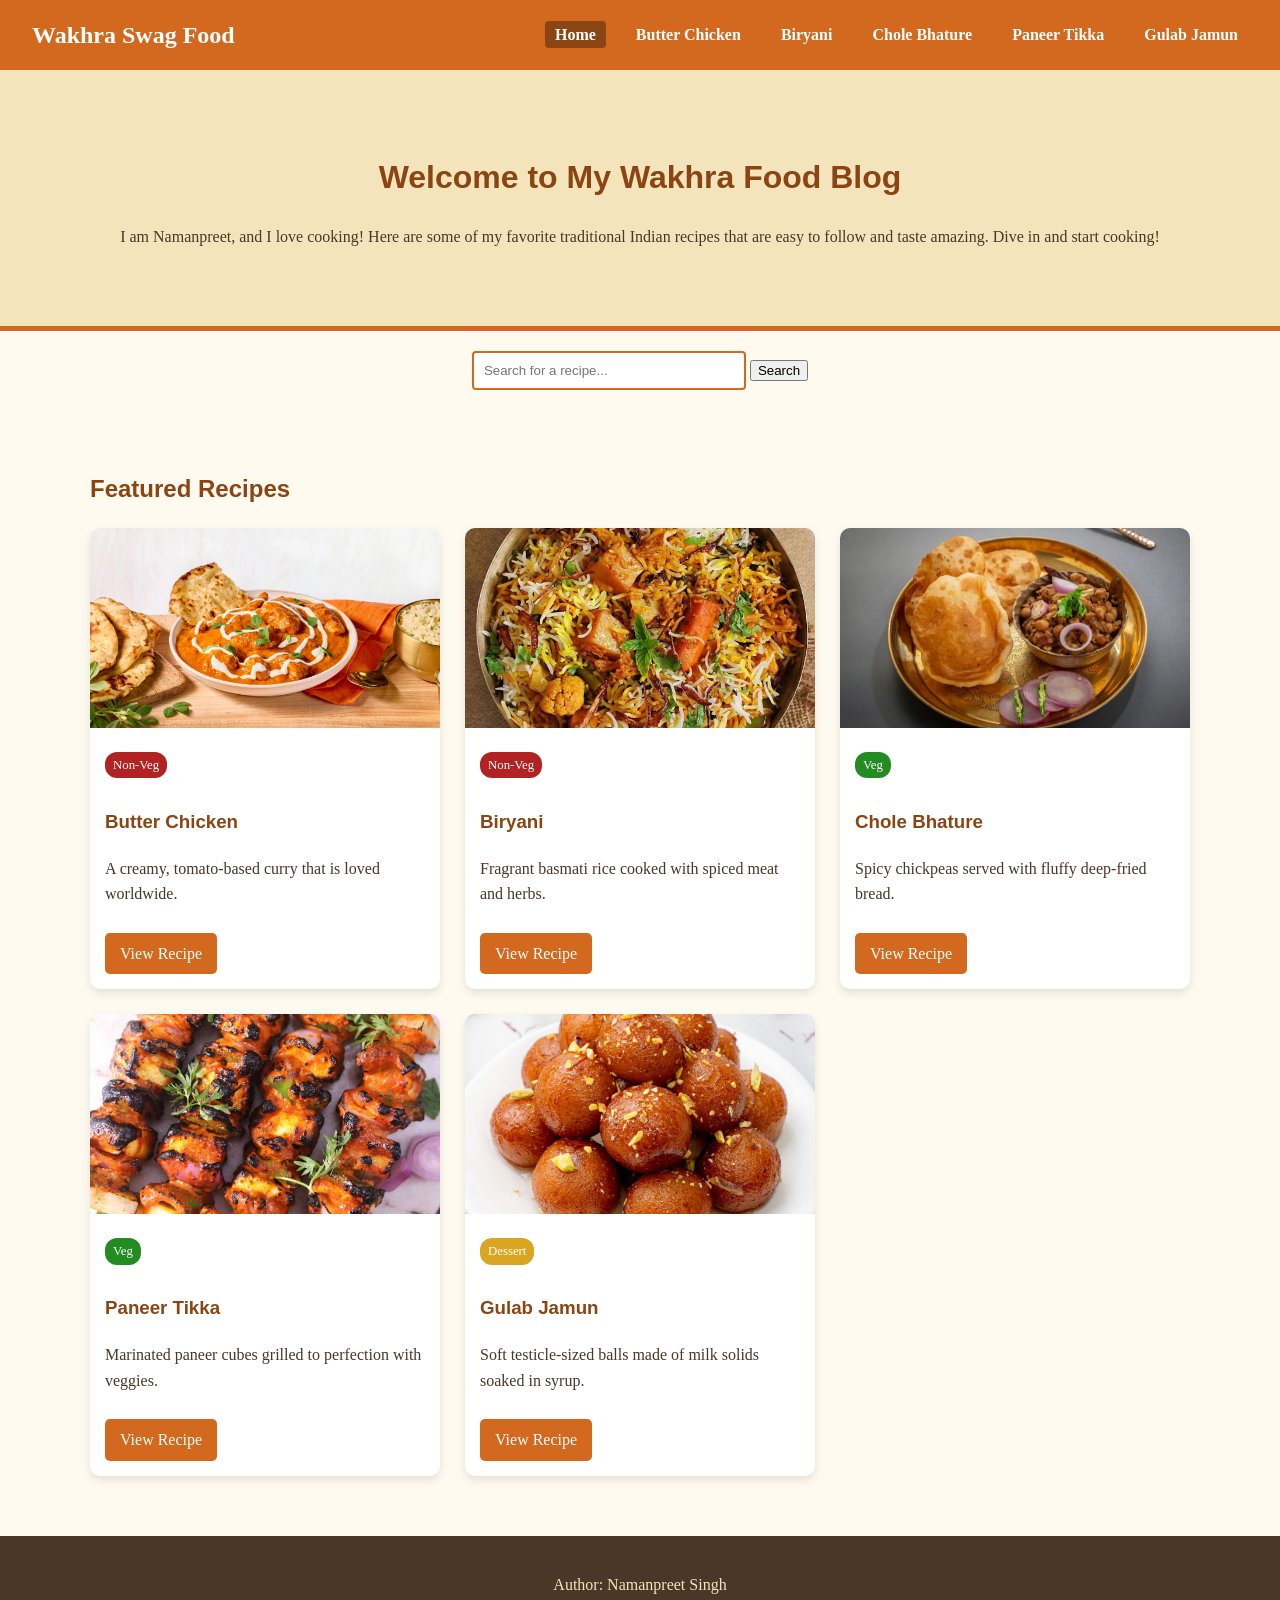
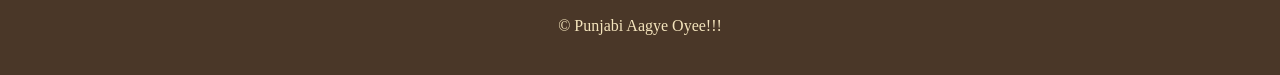
<file: index.html>
<!DOCTYPE html>
<html lang="en">
<head>
    <meta charset="UTF-8">
    <meta name="viewport" content="width=device-width, initial-scale=1.0">
    <title>Namanpaajithegoat</title>
    <link rel="stylesheet" href="css/styles.css">
</head>
<body>

    <nav id="navbar">
        <div class="logo">Wakhra Swag Food</div>
        <ul class="nav-links">
            <li><a href="index.html" class="active">Home</a></li>
            <li><a href="recipe1.html">Butter Chicken</a></li>
            <li><a href="recipe2.html">Biryani</a></li>
            <li><a href="recipe3.html">Chole Bhature</a></li>
            <li><a href="recipe4.html">Paneer Tikka</a></li>
            <li><a href="recipe5.html">Gulab Jamun</a></li>
        </ul>
    </nav>

    <header class="hero">
        <h1>Welcome to My Wakhra Food Blog</h1>
        <p>I am Namanpreet, and I love cooking! Here are some of my favorite traditional Indian recipes that are easy to follow and taste amazing. Dive in and start cooking!</p>
    </header>

    <section class="search-section">
        <input type="text" placeholder="Search for a recipe...">
        <button type="submit">Search</button>
    </section>

    <main class="container">
        <h2>Featured Recipes</h2>
        <div class="recipe-grid">
            
            <div class="card">
                <img src="images/recipe1.jpg" alt="Butter Chicken">
                <div class="card-content">
                    <span class="badge non-veg">Non-Veg</span>
                    <h3>Butter Chicken</h3>
                    <p>A creamy, tomato-based curry that is loved worldwide.</p>
                    <a href="recipe1.html" class="btn">View Recipe</a>
                </div>
            </div>

            <div class="card">
                <img src="images/recipe2.jpg" alt="Biryani">
                <div class="card-content">
                    <span class="badge non-veg">Non-Veg</span>
                    <h3>Biryani</h3>
                    <p>Fragrant basmati rice cooked with spiced meat and herbs.</p>
                    <a href="recipe2.html" class="btn">View Recipe</a>
                </div>
            </div>

            <div class="card">
                <img src="images/recipe3.jpg" alt="Chole Bhature">
                <div class="card-content">
                    <span class="badge veg">Veg</span>
                    <h3>Chole Bhature</h3>
                    <p>Spicy chickpeas served with fluffy deep-fried bread.</p>
                    <a href="recipe3.html" class="btn">View Recipe</a>
                </div>
            </div>

            <div class="card">
                <img src="images/recipe4.jpg" alt="Paneer Tikka">
                <div class="card-content">
                    <span class="badge veg">Veg</span>
                    <h3>Paneer Tikka</h3>
                    <p>Marinated paneer cubes grilled to perfection with veggies.</p>
                    <a href="recipe4.html" class="btn">View Recipe</a>
                </div>
            </div>

            <div class="card">
                <img src="images/recipe5.jpg" alt="Gulab Jamun">
                <div class="card-content">
                    <span class="badge dessert">Dessert</span>
                    <h3>Gulab Jamun</h3>
                    <p>Soft testicle-sized balls made of milk solids soaked in syrup.</p>
                    <a href="recipe5.html" class="btn">View Recipe</a>
                </div>
            </div>

        </div>
    </main>

    <footer id="footer">
        <p>Author: Namanpreet Singh</p>
        <p>&copy; Punjabi Aagye Oyee!!! </p>
    </footer>

</body>
</html>
</file>
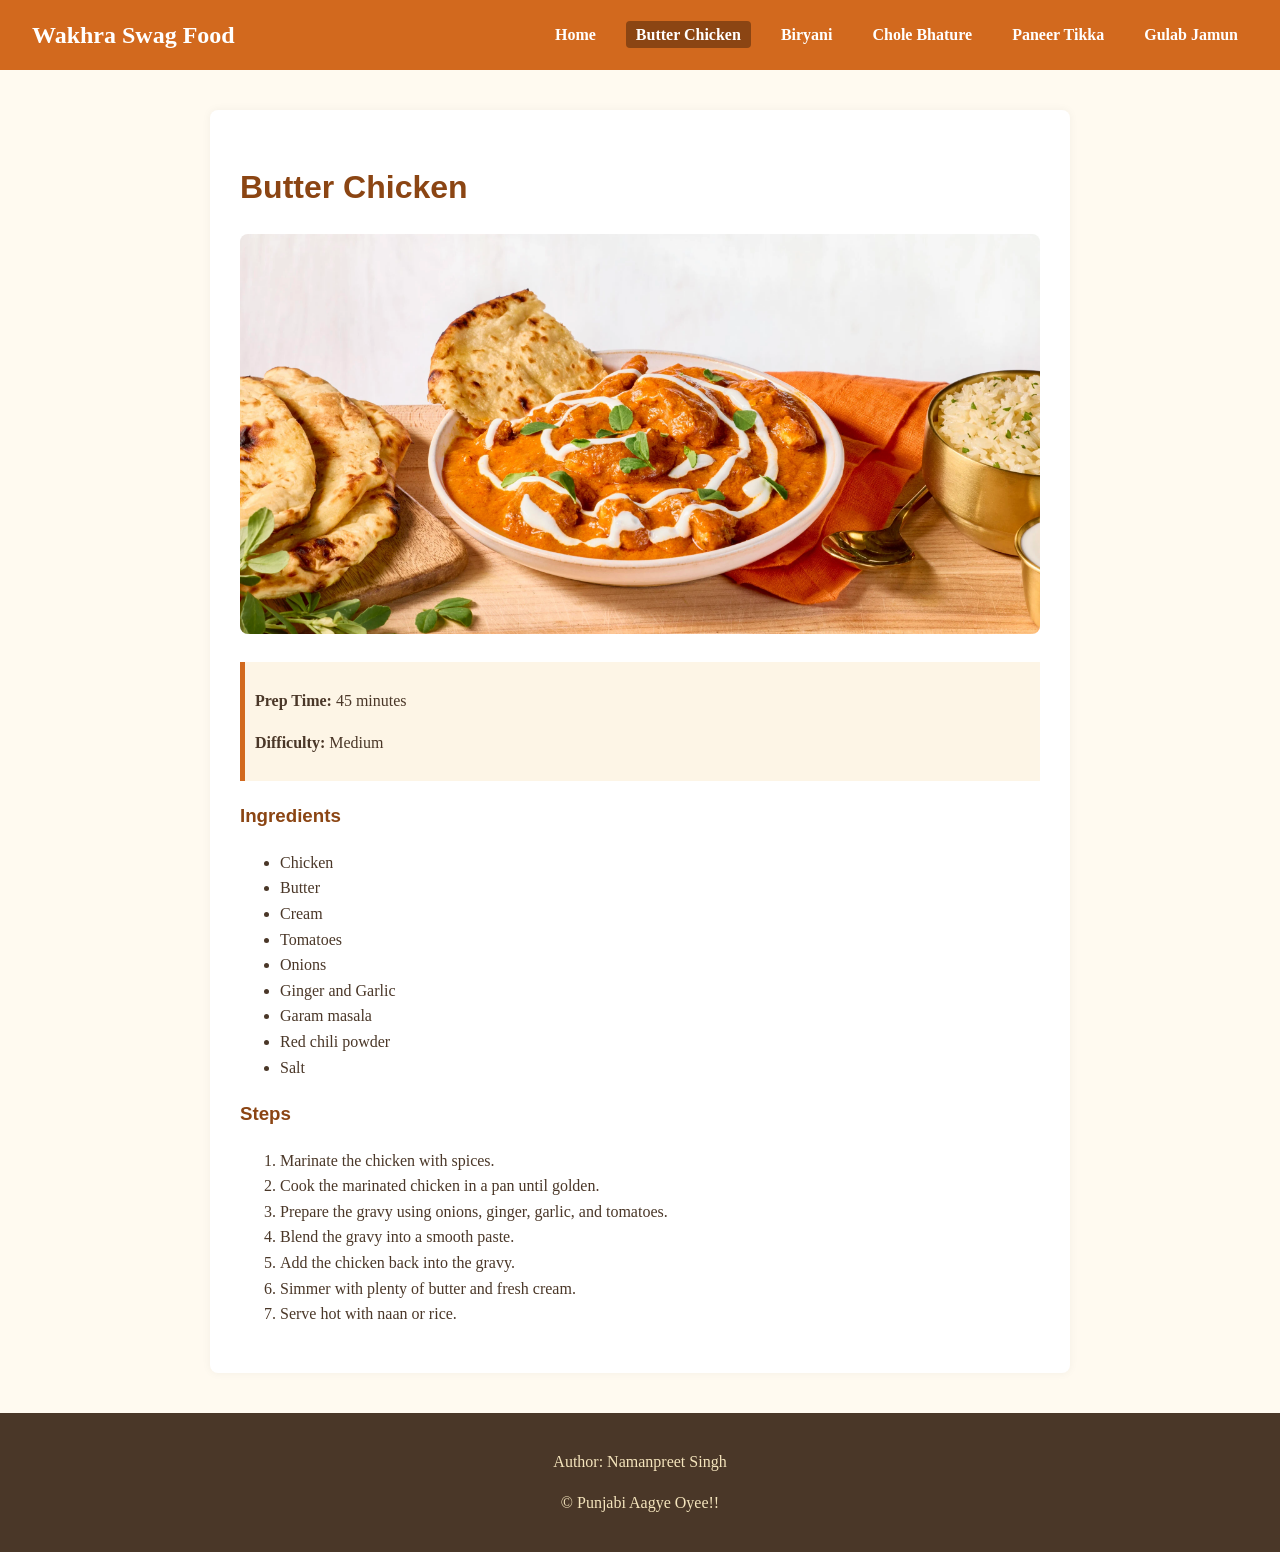
<file: recipe1.html>
<!DOCTYPE html>
<html lang="en">
<head>
    <meta charset="UTF-8">
    <meta name="viewport" content="width=device-width, initial-scale=1.0">
    <title>Butter Chicken</title>
    <link rel="stylesheet" href="css/styles.css">
</head>
<body>

    <nav id="navbar">
        <div class="logo">Wakhra Swag Food</div>
        <ul class="nav-links">
            <li><a href="index.html">Home</a></li>
            <li><a href="recipe1.html" class="active">Butter Chicken</a></li>
            <li><a href="recipe2.html">Biryani</a></li>
            <li><a href="recipe3.html">Chole Bhature</a></li>
            <li><a href="recipe4.html">Paneer Tikka</a></li>
            <li><a href="recipe5.html">Gulab Jamun</a></li>
        </ul>
    </nav>

    <main class="recipe-container">
        <h1>Butter Chicken</h1>
        <img src="images/recipe1.jpg" alt="Butter Chicken" class="recipe-hero-img">
        
        <div class="recipe-meta">
            <p><strong>Prep Time:</strong> 45 minutes</p>
            <p><strong>Difficulty:</strong> Medium</p>
        </div>

        <section class="recipe-details">
            <h3>Ingredients</h3>
            <ul>
                <li>Chicken</li>
                <li>Butter</li>
                <li>Cream</li>
                <li>Tomatoes</li>
                <li>Onions</li>
                <li>Ginger and Garlic</li>
                <li>Garam masala</li>
                <li>Red chili powder</li>
                <li>Salt</li>
            </ul>

            <h3>Steps</h3>
            <ol>
                <li>Marinate the chicken with spices.</li>
                <li>Cook the marinated chicken in a pan until golden.</li>
                <li>Prepare the gravy using onions, ginger, garlic, and tomatoes.</li>
                <li>Blend the gravy into a smooth paste.</li>
                <li>Add the chicken back into the gravy.</li>
                <li>Simmer with plenty of butter and fresh cream.</li>
                <li>Serve hot with naan or rice.</li>
            </ol>
        </section>
    </main>

    <footer id="footer">
        <p>Author: Namanpreet Singh</p>
        <p>&copy; Punjabi Aagye Oyee!!</p>
    </footer>

</body>
</html>
</file>
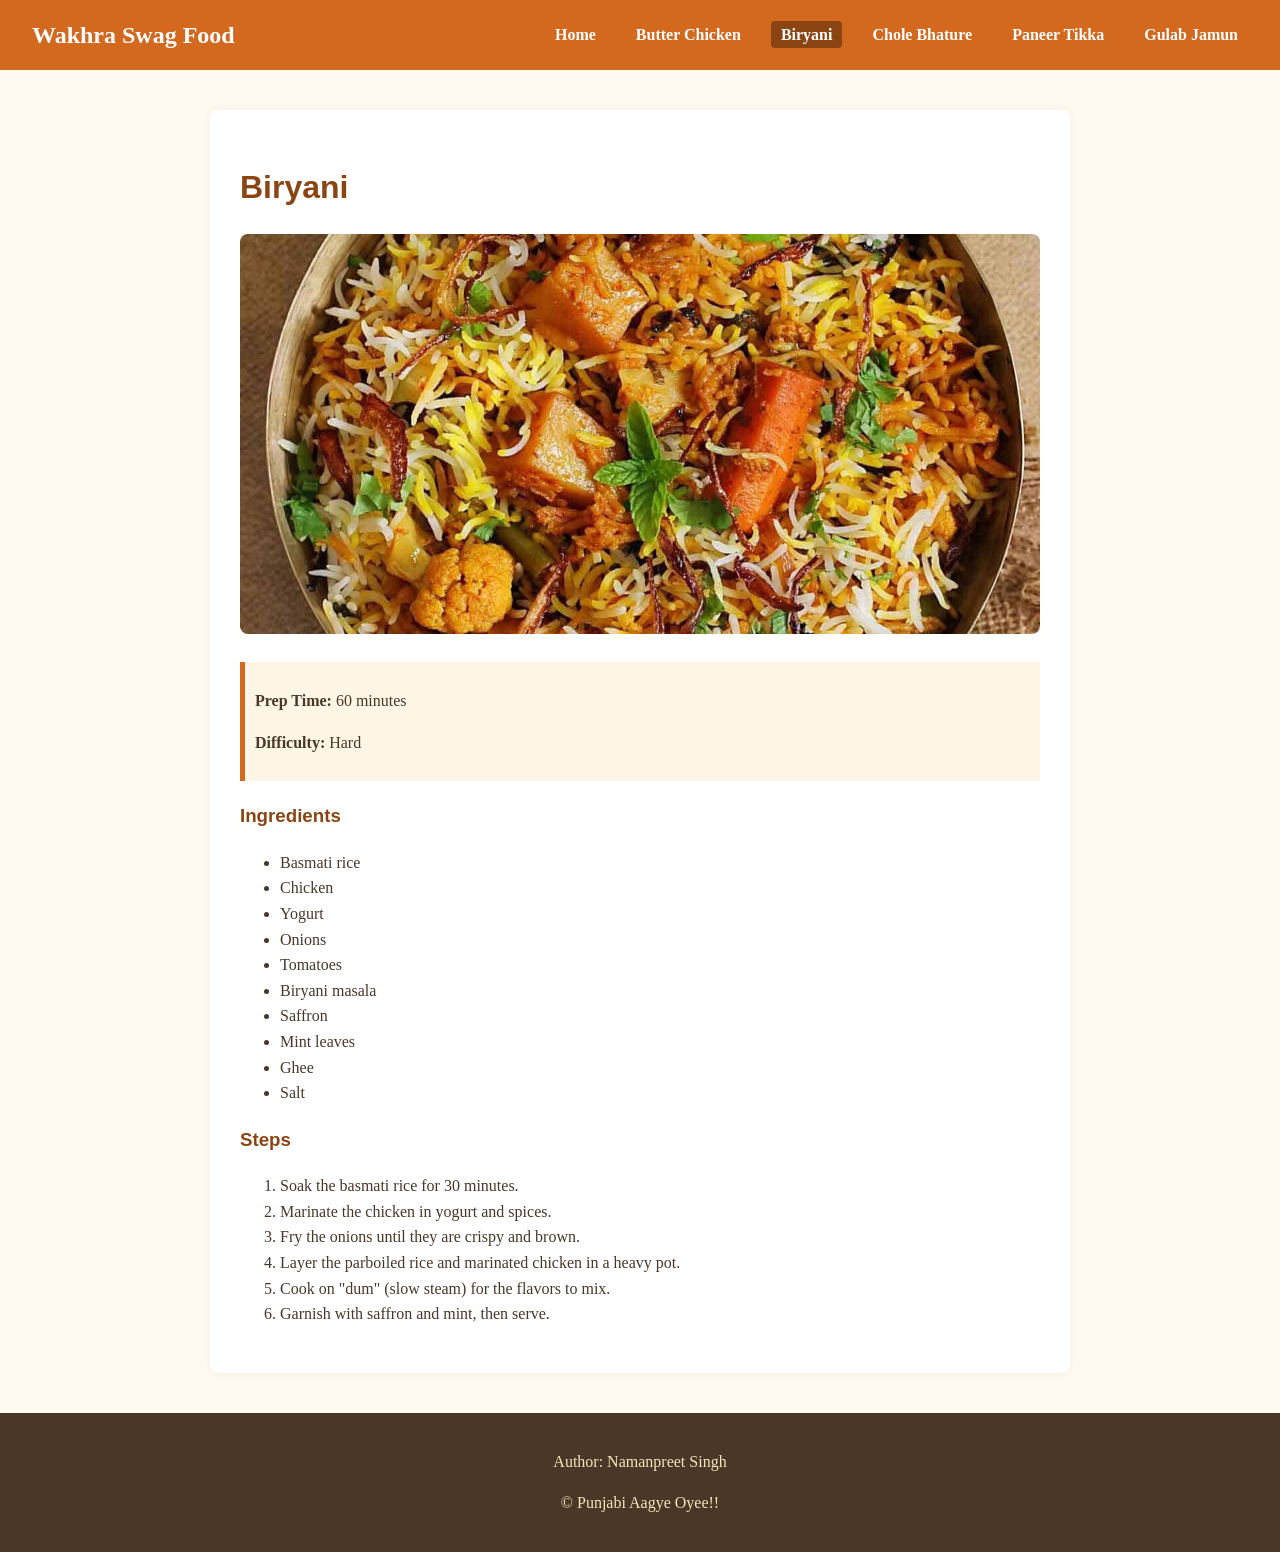
<file: recipe2.html>
<!DOCTYPE html>
<html lang="en">
<head>
    <meta charset="UTF-8">
    <meta name="viewport" content="width=device-width, initial-scale=1.0">
    <title>Biryani</title>
    <link rel="stylesheet" href="css/styles.css">
</head>
<body>

    <nav id="navbar">
        <div class="logo">Wakhra Swag Food</div>
        <ul class="nav-links">
            <li><a href="index.html">Home</a></li>
            <li><a href="recipe1.html">Butter Chicken</a></li>
            <li><a href="recipe2.html" class="active">Biryani</a></li>
            <li><a href="recipe3.html">Chole Bhature</a></li>
            <li><a href="recipe4.html">Paneer Tikka</a></li>
            <li><a href="recipe5.html">Gulab Jamun</a></li>
        </ul>
    </nav>

    <main class="recipe-container">
        <h1>Biryani</h1>
        <img src="images/recipe2.jpg" alt="Biryani" class="recipe-hero-img">
        
        <div class="recipe-meta">
            <p><strong>Prep Time:</strong> 60 minutes</p>
            <p><strong>Difficulty:</strong> Hard</p>
        </div>

        <section class="recipe-details">
            <h3>Ingredients</h3>
            <ul>
                <li>Basmati rice</li>
                <li>Chicken</li>
                <li>Yogurt</li>
                <li>Onions</li>
                <li>Tomatoes</li>
                <li>Biryani masala</li>
                <li>Saffron</li>
                <li>Mint leaves</li>
                <li>Ghee</li>
                <li>Salt</li>
            </ul>

            <h3>Steps</h3>
            <ol>
                <li>Soak the basmati rice for 30 minutes.</li>
                <li>Marinate the chicken in yogurt and spices.</li>
                <li>Fry the onions until they are crispy and brown.</li>
                <li>Layer the parboiled rice and marinated chicken in a heavy pot.</li>
                <li>Cook on "dum" (slow steam) for the flavors to mix.</li>
                <li>Garnish with saffron and mint, then serve.</li>
            </ol>
        </section>
    </main>

    <footer id="footer">
        <p>Author: Namanpreet Singh</p>
        <p>&copy; Punjabi Aagye Oyee!!</p>
    </footer>

</body>
</html>
</file>
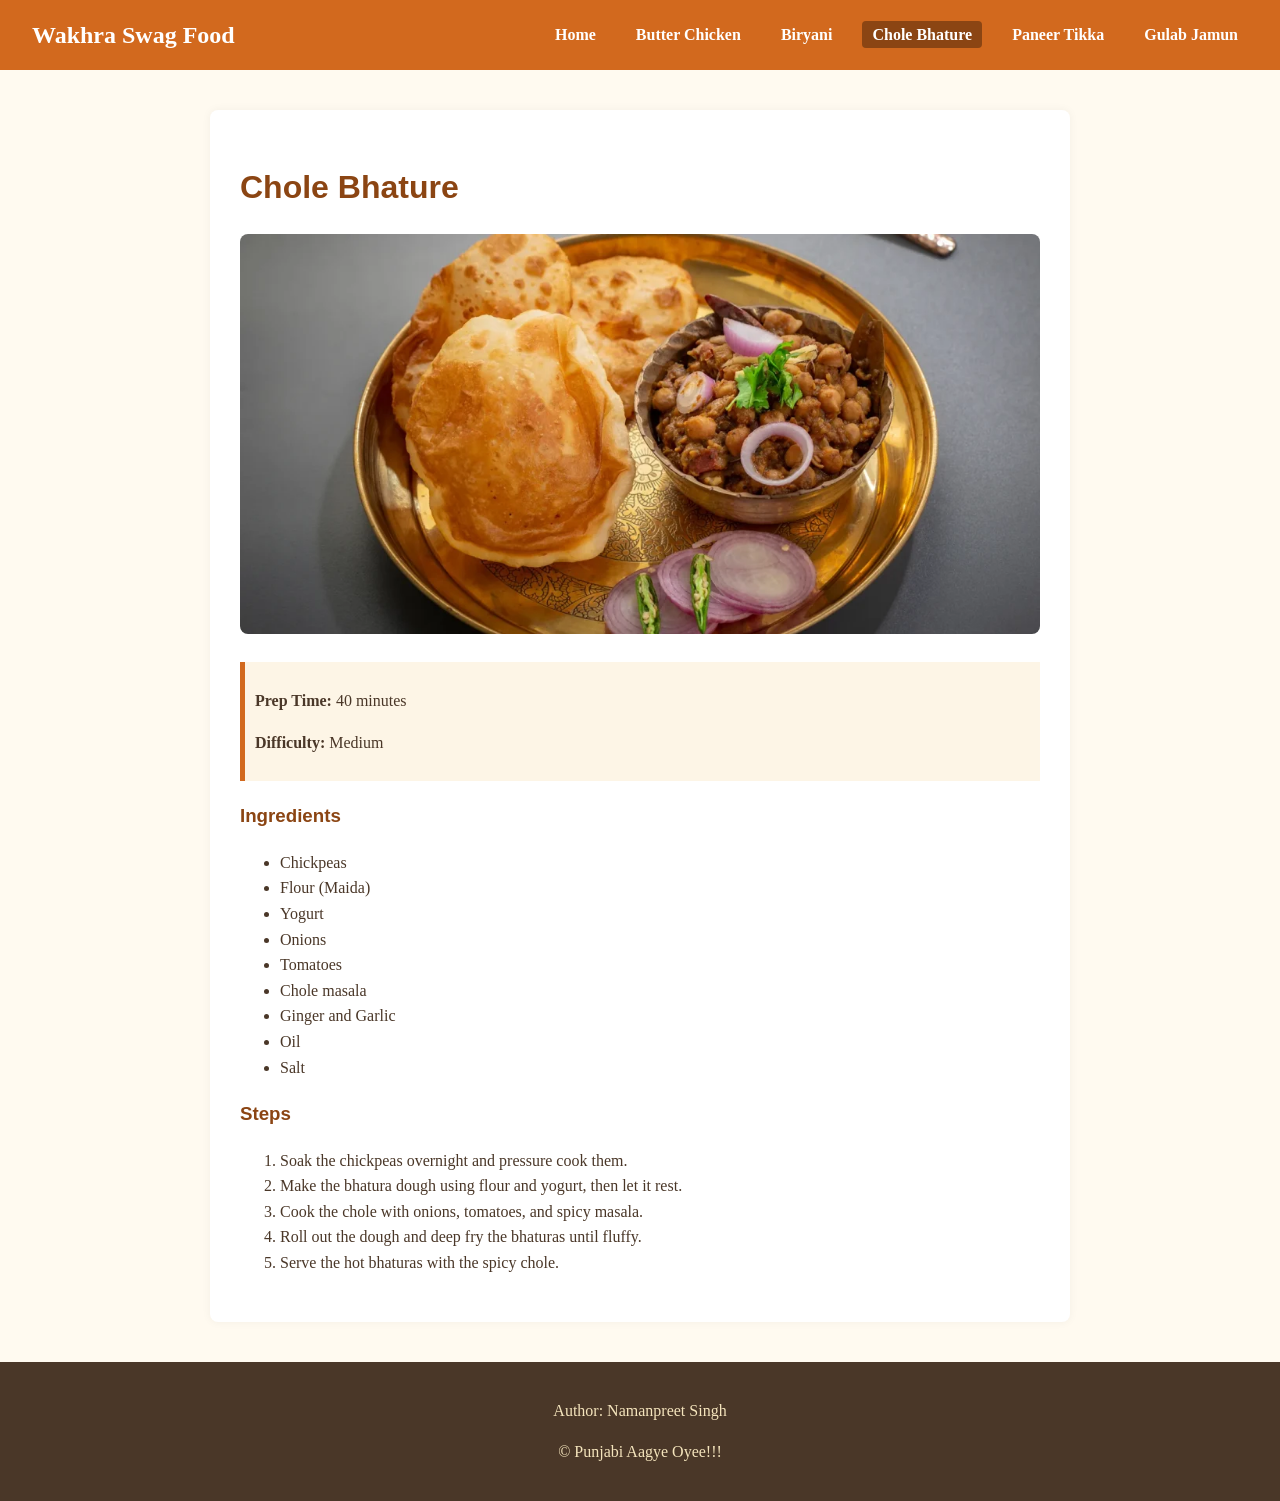
<file: recipe3.html>
<!DOCTYPE html>
<html lang="en">
<head>
    <meta charset="UTF-8">
    <meta name="viewport" content="width=device-width, initial-scale=1.0">
    <title>Chole Bhature</title>
    <link rel="stylesheet" href="css/styles.css">
</head>
<body>

    <nav id="navbar">
        <div class="logo">Wakhra Swag Food</div>
        <ul class="nav-links">
            <li><a href="index.html">Home</a></li>
            <li><a href="recipe1.html">Butter Chicken</a></li>
            <li><a href="recipe2.html">Biryani</a></li>
            <li><a href="recipe3.html" class="active">Chole Bhature</a></li>
            <li><a href="recipe4.html">Paneer Tikka</a></li>
            <li><a href="recipe5.html">Gulab Jamun</a></li>
        </ul>
    </nav>

    <main class="recipe-container">
        <h1>Chole Bhature</h1>
        <img src="images/recipe3.jpg" alt="Chole Bhature" class="recipe-hero-img">
        
        <div class="recipe-meta">
            <p><strong>Prep Time:</strong> 40 minutes</p>
            <p><strong>Difficulty:</strong> Medium</p>
        </div>

        <section class="recipe-details">
            <h3>Ingredients</h3>
            <ul>
                <li>Chickpeas</li>
                <li>Flour (Maida)</li>
                <li>Yogurt</li>
                <li>Onions</li>
                <li>Tomatoes</li>
                <li>Chole masala</li>
                <li>Ginger and Garlic</li>
                <li>Oil</li>
                <li>Salt</li>
            </ul>

            <h3>Steps</h3>
            <ol>
                <li>Soak the chickpeas overnight and pressure cook them.</li>
                <li>Make the bhatura dough using flour and yogurt, then let it rest.</li>
                <li>Cook the chole with onions, tomatoes, and spicy masala.</li>
                <li>Roll out the dough and deep fry the bhaturas until fluffy.</li>
                <li>Serve the hot bhaturas with the spicy chole.</li>
            </ol>
        </section>
    </main>

    <footer id="footer">
        <p>Author: Namanpreet Singh</p>
        <p>&copy; Punjabi Aagye Oyee!!!</p>
    </footer>

</body>
</html>
</file>
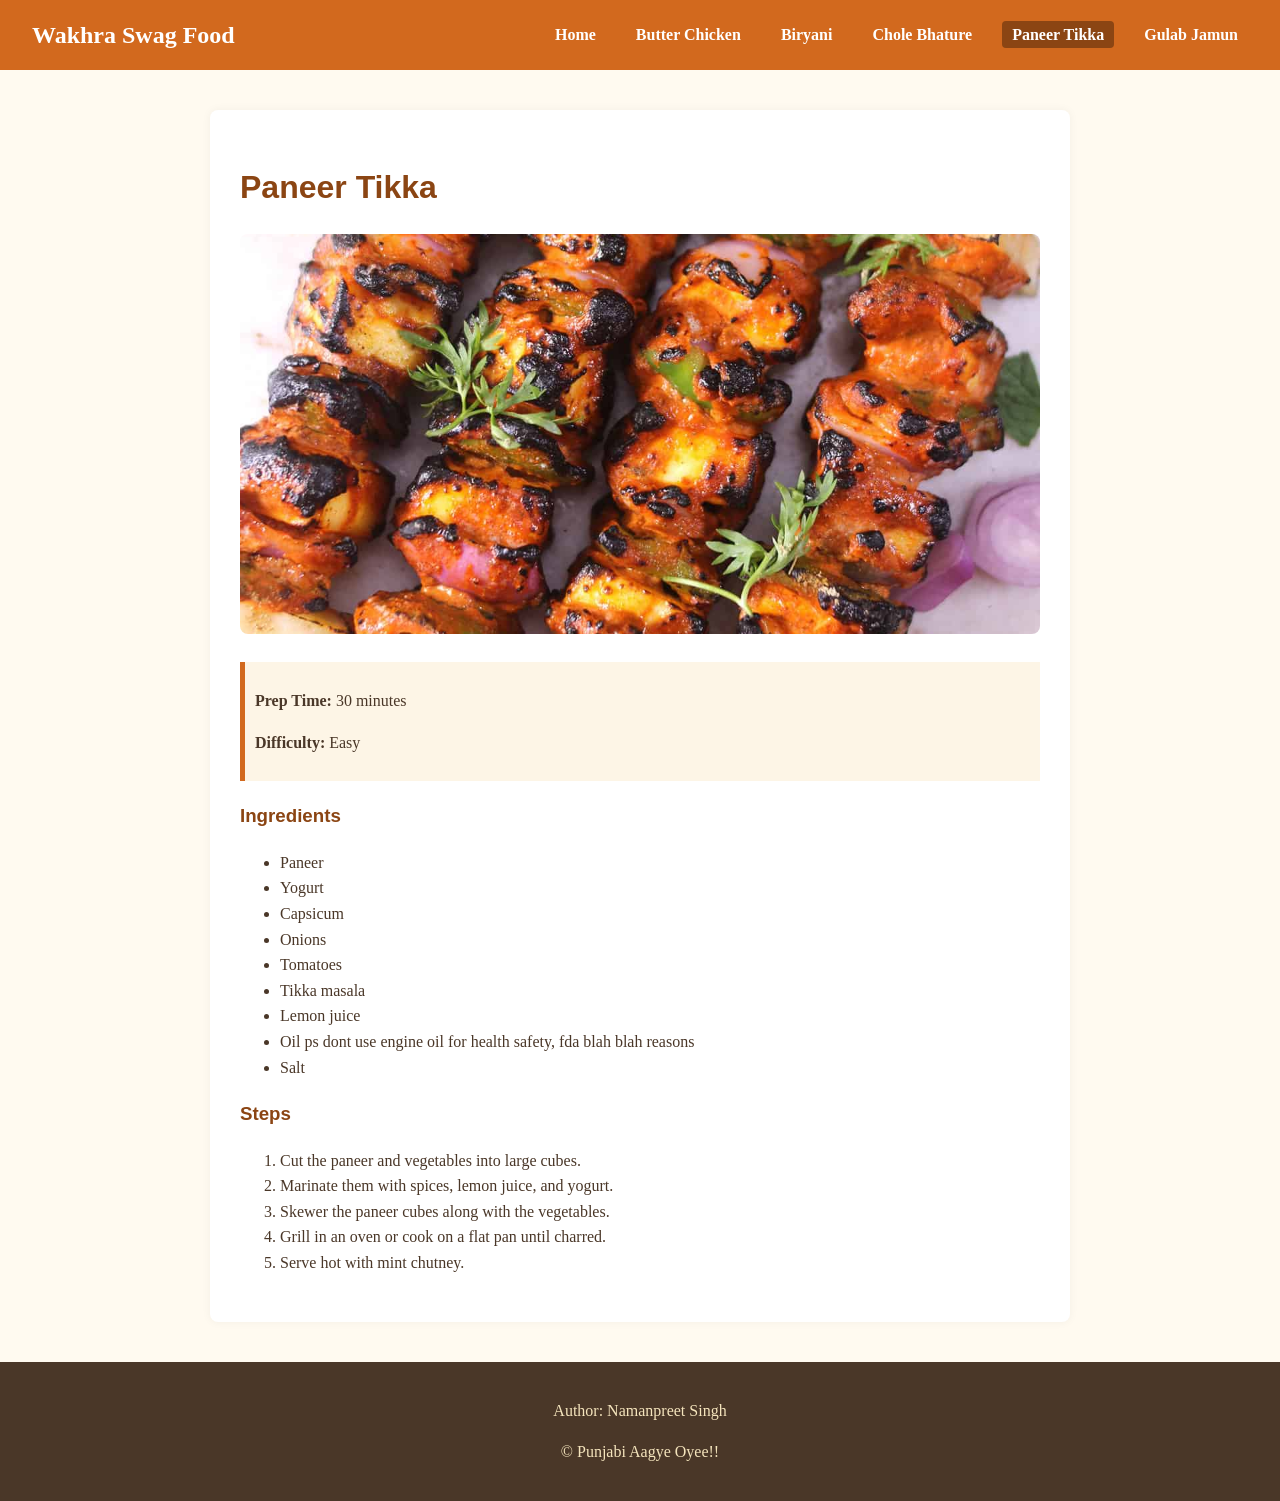
<file: recipe4.html>
<!DOCTYPE html>
<html lang="en">
<head>
    <meta charset="UTF-8">
    <meta name="viewport" content="width=device-width, initial-scale=1.0">
    <title>Paneer Tikka</title>
    <link rel="stylesheet" href="css/styles.css">
</head>
<body>

    <nav id="navbar">
        <div class="logo">Wakhra Swag Food</div>
        <ul class="nav-links">
            <li><a href="index.html">Home</a></li>
            <li><a href="recipe1.html">Butter Chicken</a></li>
            <li><a href="recipe2.html">Biryani</a></li>
            <li><a href="recipe3.html">Chole Bhature</a></li>
            <li><a href="recipe4.html" class="active">Paneer Tikka</a></li>
            <li><a href="recipe5.html">Gulab Jamun</a></li>
        </ul>
    </nav>

    <main class="recipe-container">
        <h1>Paneer Tikka</h1>
        <img src="images/recipe4.jpg" alt="Paneer Tikka" class="recipe-hero-img">
        
        <div class="recipe-meta">
            <p><strong>Prep Time:</strong> 30 minutes</p>
            <p><strong>Difficulty:</strong> Easy</p>
        </div>

        <section class="recipe-details">
            <h3>Ingredients</h3>
            <ul>
                <li>Paneer</li>
                <li>Yogurt</li>
                <li>Capsicum</li>
                <li>Onions</li>
                <li>Tomatoes</li>
                <li>Tikka masala</li>
                <li>Lemon juice</li>
                <li>Oil ps dont use engine oil for health safety, fda blah blah reasons</li>
                <li>Salt</li>
            </ul>

            <h3>Steps</h3>
            <ol>
                <li>Cut the paneer and vegetables into large cubes.</li>
                <li>Marinate them with spices, lemon juice, and yogurt.</li>
                <li>Skewer the paneer cubes along with the vegetables.</li>
                <li>Grill in an oven or cook on a flat pan until charred.</li>
                <li>Serve hot with mint chutney.</li>
            </ol>
        </section>
    </main>

    <footer id="footer">
        <p>Author: Namanpreet Singh</p>
        <p>&copy; Punjabi Aagye Oyee!!</p>
    </footer>

</body>
</html>
</file>
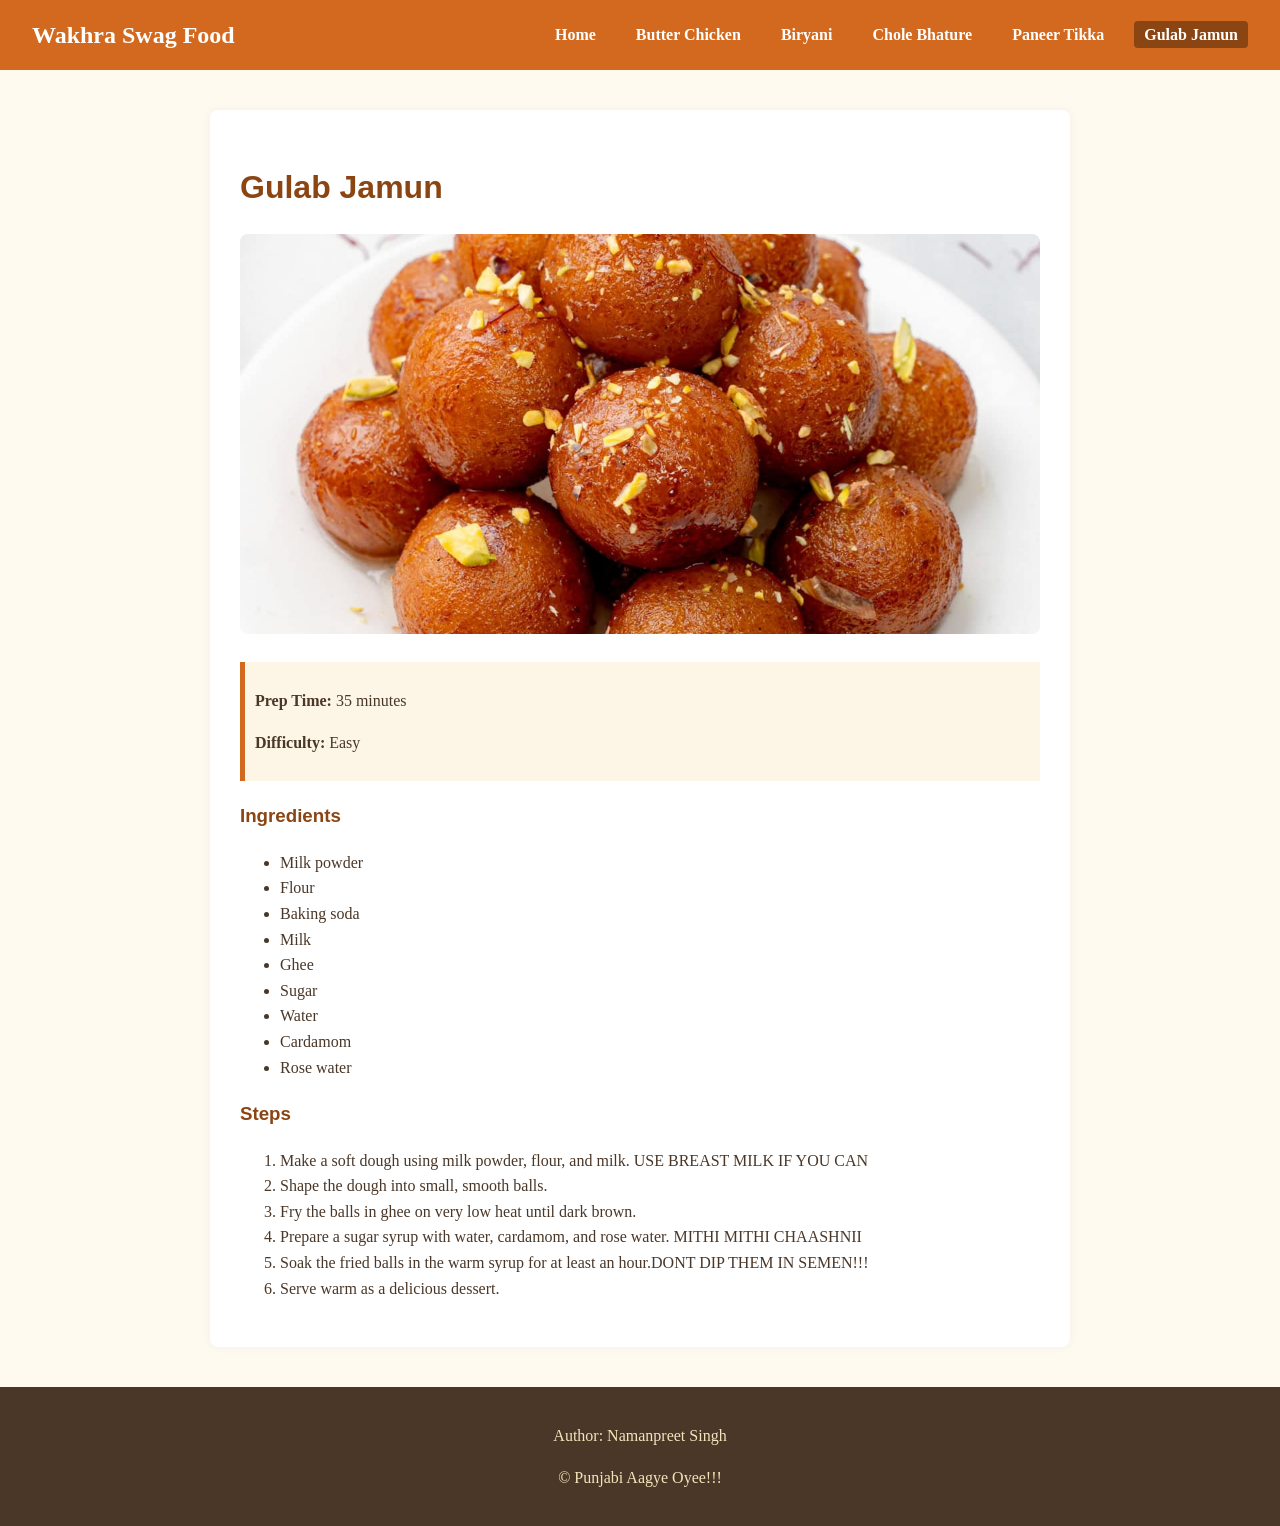
<file: recipe5.html>
<!DOCTYPE html>
<html lang="en">
<head>
    <meta charset="UTF-8">
    <meta name="viewport" content="width=device-width, initial-scale=1.0">
    <title>Gulab Jamun</title>
    <link rel="stylesheet" href="css/styles.css">
</head>
<body>

    <nav id="navbar">
        <div class="logo">Wakhra Swag Food</div>
        <ul class="nav-links">
            <li><a href="index.html">Home</a></li>
            <li><a href="recipe1.html">Butter Chicken</a></li>
            <li><a href="recipe2.html">Biryani</a></li>
            <li><a href="recipe3.html">Chole Bhature</a></li>
            <li><a href="recipe4.html">Paneer Tikka</a></li>
            <li><a href="recipe5.html" class="active">Gulab Jamun</a></li>
        </ul>
    </nav>

    <main class="recipe-container">
        <h1>Gulab Jamun</h1>
        <img src="images/recipe5.jpg" alt="Gulab Jamun" class="recipe-hero-img">
        
        <div class="recipe-meta">
            <p><strong>Prep Time:</strong> 35 minutes</p>
            <p><strong>Difficulty:</strong> Easy</p>
        </div>

        <section class="recipe-details">
            <h3>Ingredients</h3>
            <ul>
                <li>Milk powder</li>
                <li>Flour</li>
                <li>Baking soda</li>
                <li>Milk</li>
                <li>Ghee</li>
                <li>Sugar</li>
                <li>Water</li>
                <li>Cardamom</li>
                <li>Rose water</li>
            </ul>

            <h3>Steps</h3>
            <ol>
                <li>Make a soft dough using milk powder, flour, and milk. USE BREAST MILK IF YOU CAN</li>
                <li>Shape the dough into small, smooth balls.</li>
                <li>Fry the balls in ghee on very low heat until dark brown.</li>
                <li>Prepare a sugar syrup with water, cardamom, and rose water. MITHI MITHI CHAASHNII</li>
                <li>Soak the fried balls in the warm syrup for at least an hour.DONT DIP THEM IN SEMEN!!!</li>
                <li>Serve warm as a delicious dessert.</li>
            </ol>
        </section>
    </main>

    <footer id="footer">
        <p>Author: Namanpreet Singh</p>
        <p>&copy; Punjabi Aagye Oyee!!!</p>
    </footer>

</body>
</html>
</file>
<file: css/styles.css>
body {
    margin: 0;
    padding: 0;
    font-family: Georgia, 'Times New Roman', Times, serif;
    background-color: #fffaf0;
    color: #4a3728;
    line-height: 1.6;
}

h1, h2, h3 {
    font-family: 'Trebuchet MS', 'Lucida Sans Unicode', 'Lucida Grande', 'Lucida Sans', Arial, sans-serif;
    color: #8b4513;
}

#navbar {
    background-color: #d2691e;
    padding: 1rem 2rem;
    display: flex;
    justify-content: space-between;
    align-items: center;
    position: sticky;
    top: 0;
    z-index: 100;
}

.logo {
    color: white;
    font-size: 1.5rem;
    font-weight: bold;
}

.nav-links {
    list-style: none;
    display: flex;
    margin: 0;
    padding: 0;
}

.nav-links li {
    margin-left: 20px;
}

.nav-links li > a {
    text-decoration: none;
    color: white;
    font-weight: bold;
    padding: 5px 10px;
    border-radius: 4px;
    transition: background 0.3s;
}

.nav-links li > a:hover {
    background-color: #a0522d;
}

.nav-links li > a.active {
    background-color: #8b4513;
}

.hero {
    background-color: #f4e4bc;
    text-align: center;
    padding: 60px 20px;
    border-bottom: 5px solid #d2691e;
    animation: fadeIn 1.5s ease-in;
}

@keyframes fadeIn {
    from { opacity: 0; }
    to { opacity: 1; }
}

.search-section {
    text-align: center;
    padding: 20px;
}

input[type="text"] {
    padding: 10px;
    width: 250px;
    border: 2px solid #d2691e;
    border-radius: 4px;
}

.container {
    max-width: 1100px;
    margin: 20px auto;
    padding: 20px;
}

.recipe-grid {
    display: grid;
    grid-template-columns: repeat(3, 1fr);
    gap: 25px;
}

.card {
    background: white;
    border-radius: 10px;
    overflow: hidden;
    box-shadow: 0 4px 8px rgba(0,0,0,0.1);
    transition: transform 0.3s, box-shadow 0.3s;
}

.card:hover {
    transform: translateY(-10px);
    box-shadow: 0 8px 16px rgba(0,0,0,0.2);
}

.card img {
    width: 100%;
    height: 200px;
    object-fit: cover;
}

.card-content {
    padding: 15px;
}

.badge {
    font-size: 0.8rem;
    padding: 3px 8px;
    border-radius: 12px;
    color: white;
    display: inline-block;
    margin-bottom: 10px;
}

.non-veg { background-color: #b22222; }
.veg { background-color: #228b22; }
.dessert { background-color: #daa520; }

.btn {
    display: inline-block;
    background-color: #d2691e;
    color: white;
    padding: 8px 15px;
    text-decoration: none;
    border-radius: 5px;
    margin-top: 10px;
}

.btn:hover {
    background-color: #8b4513;
}

.recipe-container {
    max-width: 800px;
    margin: 40px auto;
    background: white;
    padding: 30px;
    border-radius: 8px;
    box-shadow: 0 0 10px rgba(0,0,0,0.05);
}

.recipe-hero-img {
    width: 100%;
    max-height: 400px;
    object-fit: cover;
    border-radius: 8px;
}

.recipe-meta {
    background: #fdf5e6;
    padding: 10px;
    margin: 20px 0;
    border-left: 5px solid #d2691e;
}

#footer {
    background-color: #4a3728;
    color: #f4e4bc;
    text-align: center;
    padding: 20px;
    margin-top: 40px;
}

@media (max-width: 768px) {
    .recipe-grid {
        grid-template-columns: repeat(2, 1fr);
    }
}

@media (max-width: 480px) {
    #navbar {
        flex-direction: column;
    }
    .nav-links {
        margin-top: 15px;
        flex-direction: column;
        align-items: center;
    }
    .nav-links li {
        margin: 5px 0;
    }
    .recipe-grid {
        grid-template-columns: 1fr;
    }
}
</file>
